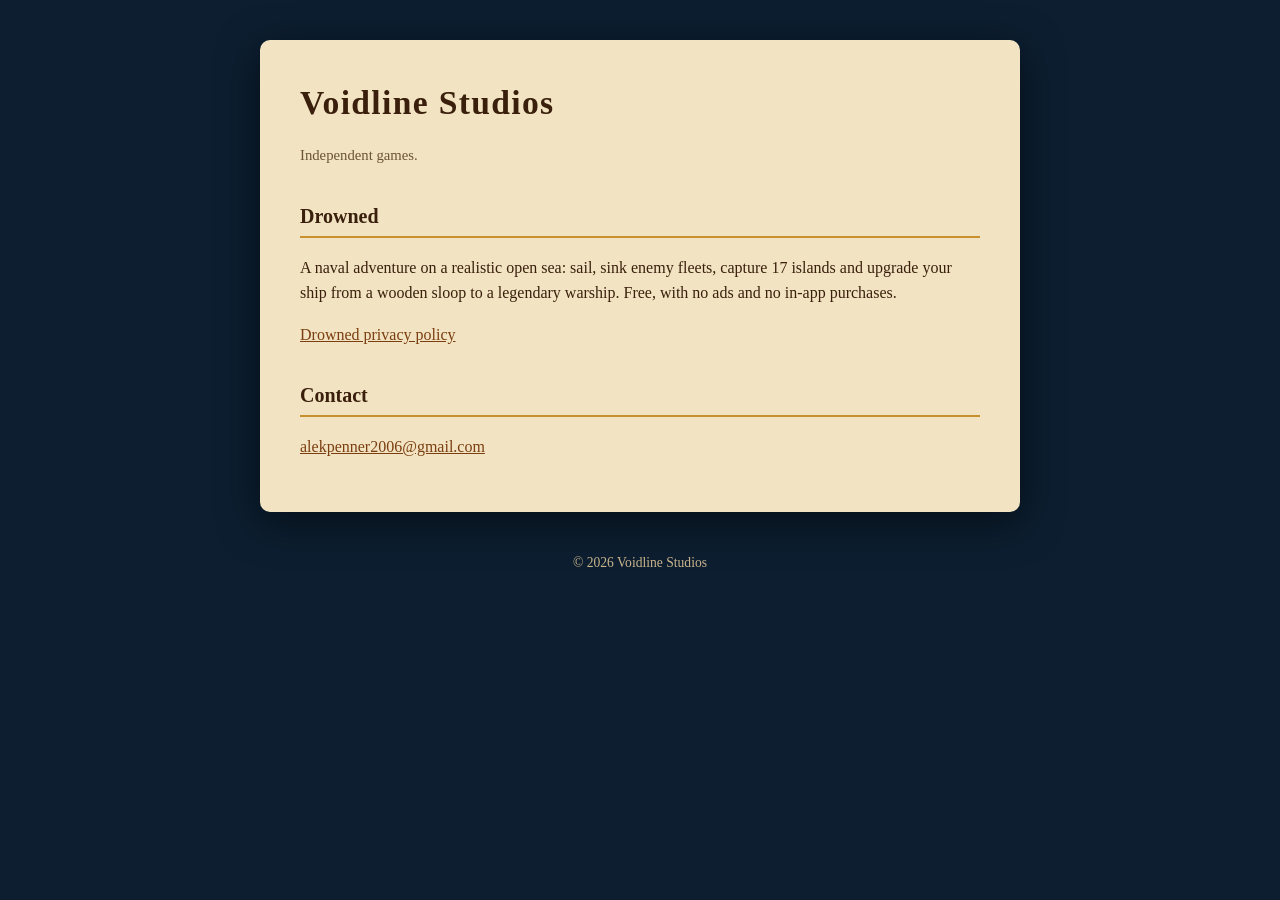
<file: index.html>
<!DOCTYPE html>
<html lang="en"><head><meta charset="utf-8"><meta name="viewport" content="width=device-width,initial-scale=1">
<title>Voidline Studios</title><link rel="stylesheet" href="style.css"></head>
<body><main>
<h1>Voidline Studios</h1>
<p class="muted">Independent games.</p>
<h2>Drowned</h2>
<p>A naval adventure on a realistic open sea: sail, sink enemy fleets, capture 17 islands and upgrade your ship from a wooden sloop to a legendary warship. Free, with no ads and no in-app purchases.</p>
<p><a href="drowned/privacy.html">Drowned privacy policy</a></p>
<h2>Contact</h2>
<p><a href="mailto:alekpenner2006@gmail.com">alekpenner2006@gmail.com</a></p>
</main><footer>&copy; 2026 Voidline Studios</footer></body></html>
</file>
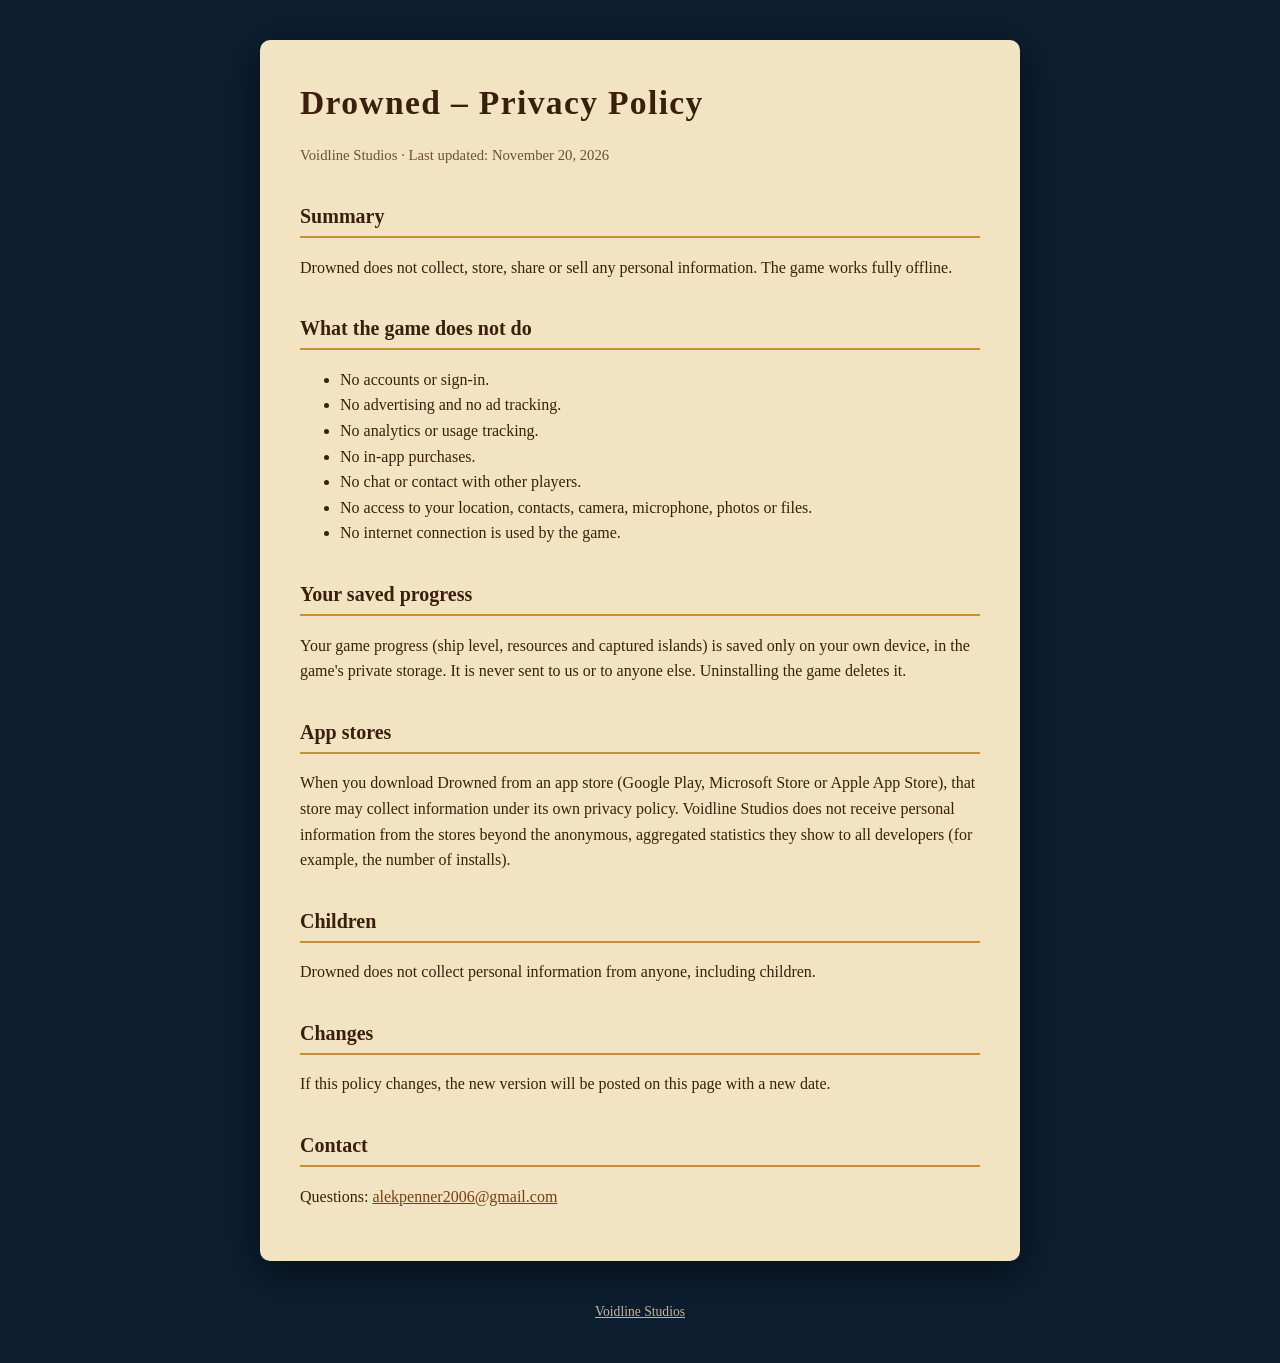
<file: drowned/privacy.html>
<!DOCTYPE html>
<html lang="en"><head><meta charset="utf-8"><meta name="viewport" content="width=device-width,initial-scale=1">
<title>Drowned - Privacy Policy</title><link rel="stylesheet" href="../style.css"></head>
<body><main>
<h1>Drowned &ndash; Privacy Policy</h1>
<p class="muted">Voidline Studios &middot; Last updated: November 20, 2026</p>

<h2>Summary</h2>
<p>Drowned does not collect, store, share or sell any personal information. The game works fully offline.</p>

<h2>What the game does not do</h2>
<ul>
<li>No accounts or sign-in.</li>
<li>No advertising and no ad tracking.</li>
<li>No analytics or usage tracking.</li>
<li>No in-app purchases.</li>
<li>No chat or contact with other players.</li>
<li>No access to your location, contacts, camera, microphone, photos or files.</li>
<li>No internet connection is used by the game.</li>
</ul>

<h2>Your saved progress</h2>
<p>Your game progress (ship level, resources and captured islands) is saved only on your own device, in the game's private storage. It is never sent to us or to anyone else. Uninstalling the game deletes it.</p>

<h2>App stores</h2>
<p>When you download Drowned from an app store (Google Play, Microsoft Store or Apple App Store), that store may collect information under its own privacy policy. Voidline Studios does not receive personal information from the stores beyond the anonymous, aggregated statistics they show to all developers (for example, the number of installs).</p>

<h2>Children</h2>
<p>Drowned does not collect personal information from anyone, including children.</p>

<h2>Changes</h2>
<p>If this policy changes, the new version will be posted on this page with a new date.</p>

<h2>Contact</h2>
<p>Questions: <a href="mailto:alekpenner2006@gmail.com">alekpenner2006@gmail.com</a></p>
</main><footer><a href="../index.html" style="color:#c9b48c">Voidline Studios</a></footer></body></html>
</file>
<file: style.css>
:root{--ink:#3a200c;--paper:#f2e3c2;--gold:#c8902e;--sea:#0c1e30}
*{box-sizing:border-box}body{margin:0;font-family:Georgia,"Times New Roman",serif;background:var(--sea);color:var(--ink);line-height:1.6}
main{max-width:760px;margin:40px auto;padding:36px 40px;background:var(--paper);border-radius:10px;box-shadow:0 10px 40px #0008}
h1{font-size:2.1em;margin:0 0 .2em;letter-spacing:.04em}h2{margin-top:1.6em;font-size:1.25em;border-bottom:2px solid var(--gold);padding-bottom:4px}
a{color:#7a3e10}.muted{color:#6b5236;font-size:.92em}footer{text-align:center;color:#c9b48c;font-size:.85em;margin:20px 0 40px}
@media(max-width:600px){main{margin:0;border-radius:0;padding:24px 20px}}
</file>
